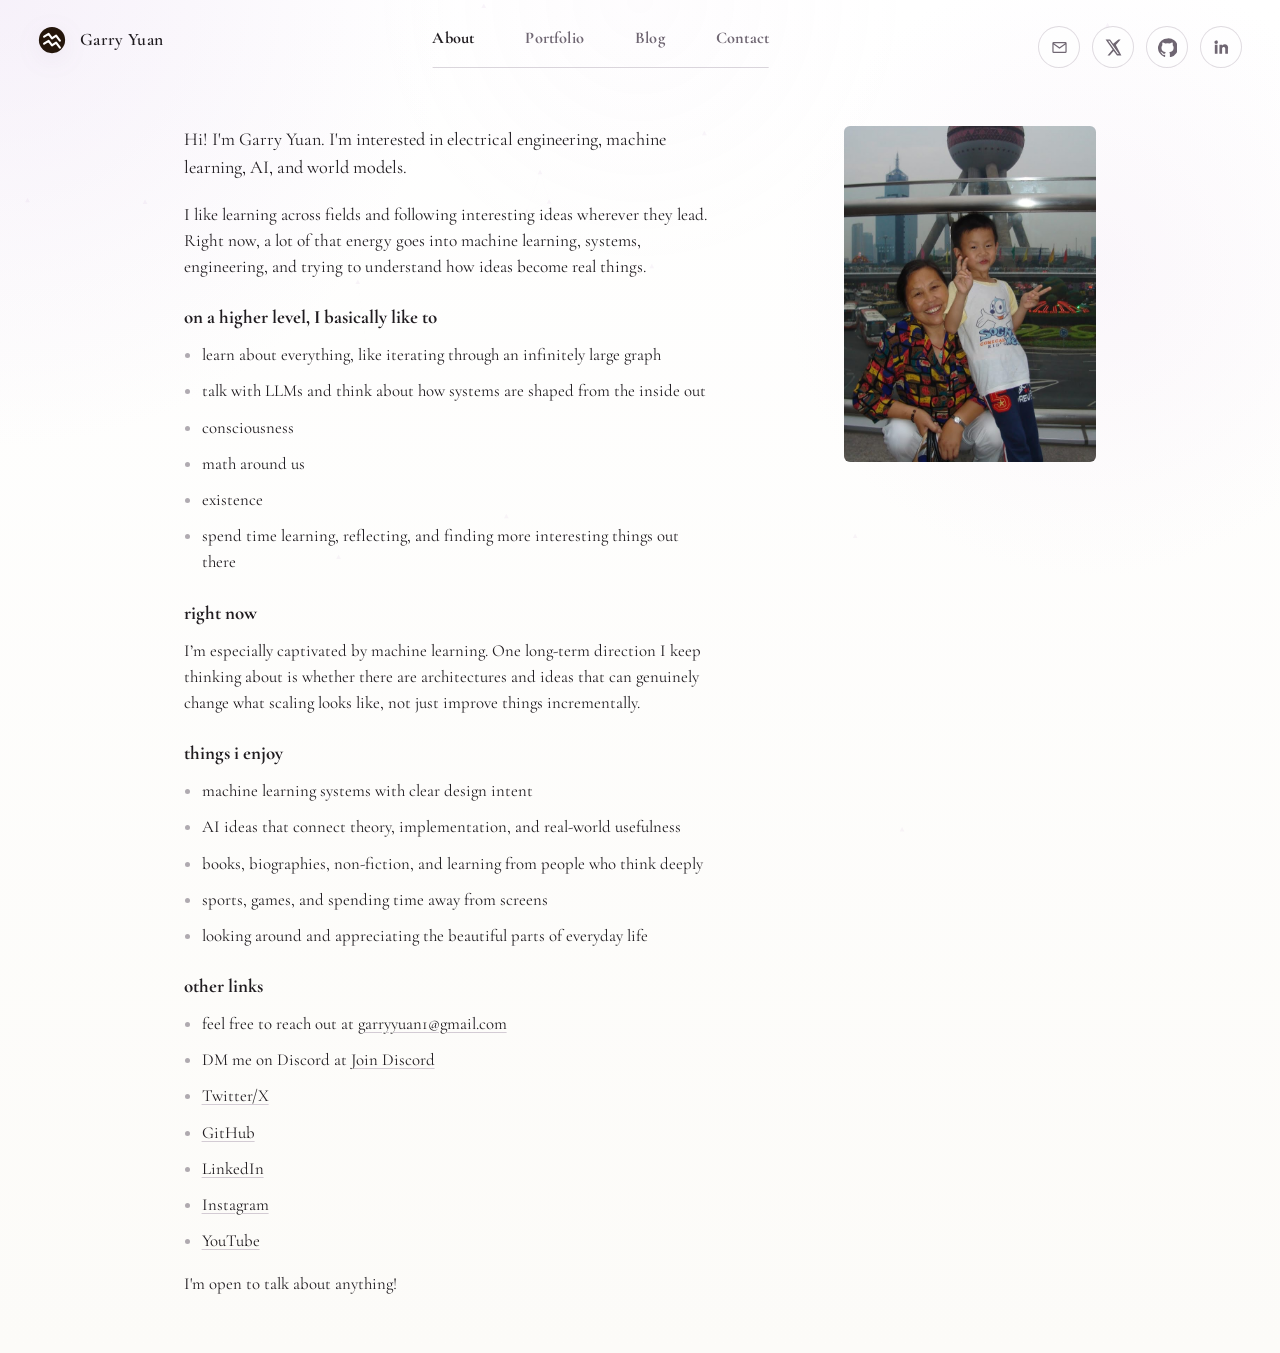
<file: index.html>
<!DOCTYPE html>
<html lang="en">
<head>
    <meta charset="UTF-8">
    <meta name="viewport" content="width=device-width, initial-scale=1.0">
    <meta name="description" content="About Garry Yuan">
    <title>Garry Yuan</title>
    <link rel="preconnect" href="https://fonts.googleapis.com">
    <link rel="preconnect" href="https://fonts.gstatic.com" crossorigin>
    <link href="https://fonts.googleapis.com/css2?family=Cormorant+Garamond:wght@400;500;600;700&family=Instrument+Sans:wght@400;500;600&display=swap" rel="stylesheet">
    <script src="theme.js"></script>
    <link rel="stylesheet" href="site.css">
</head>
<body class="about-page">
    <canvas id="particle-canvas"></canvas>
    <div class="page-shell">
        <div class="page-frame">
            <header class="site-nav">
                <a class="site-brand" href="index.html">
                    <svg class="brand-mark" viewBox="0 0 32 32" aria-hidden="true">
                        <circle cx="16" cy="16" r="15" />
                        <path d="M7 12.25 12.1 9l3.9 5.15L20.7 11l4.3 5.75" />
                        <path d="M7 20.25 12.1 17l3.9 5.15L20.7 19l4.3 5.75" />
                    </svg>
                    <span>Garry Yuan</span>
                </a>
                <nav class="nav-center" aria-label="Primary">
                    <a href="index.html" aria-current="page">About</a>
                    <a href="portfolio.html">Portfolio</a>
                    <a href="blog.html">Blog</a>
                    <a href="contact.html">Contact</a>
                </nav>
                <div class="nav-right" aria-label="Social links">
                    <a class="icon-link" href="mailto:garryyuan1@gmail.com" aria-label="Email">
                        <svg viewBox="0 0 24 24"><path d="M3 6.75A1.75 1.75 0 0 1 4.75 5h14.5A1.75 1.75 0 0 1 21 6.75v10.5A1.75 1.75 0 0 1 19.25 19H4.75A1.75 1.75 0 0 1 3 17.25V6.75Zm1.8-.25L12 11.72l7.2-5.22H4.8Zm14.7 11V8.24l-6.98 5.06a.9.9 0 0 1-1.04 0L4.5 8.24v9.26h15Z"></path></svg>
                    </a>
                    <a class="icon-link" href="https://x.com/im_garry_yuan?s=21" target="_blank" rel="noopener noreferrer" aria-label="X">
                        <svg viewBox="0 0 24 24"><path d="M18.244 2H21l-6.02 6.88L22 22h-5.53l-4.33-5.66L7.2 22H4.44l6.44-7.35L2 2h5.67l3.91 5.18L18.244 2Zm-.97 18.35h1.52L6.85 3.56H5.2l12.07 16.79Z"></path></svg>
                    </a>
                    <a class="icon-link" href="https://github.com/GarryCodespace" target="_blank" rel="noopener noreferrer" aria-label="GitHub">
                        <svg viewBox="0 0 24 24"><path d="M12 .5a12 12 0 0 0-3.79 23.39c.6.11.82-.26.82-.58v-2.02c-3.34.72-4.04-1.42-4.04-1.42-.55-1.38-1.33-1.75-1.33-1.75-1.09-.74.08-.72.08-.72 1.2.09 1.84 1.24 1.84 1.24 1.08 1.83 2.83 1.3 3.52.99.11-.79.42-1.3.75-1.6-2.66-.3-5.47-1.32-5.47-5.9 0-1.31.47-2.38 1.24-3.22-.12-.3-.54-1.53.12-3.18 0 0 1.01-.32 3.3 1.23a11.5 11.5 0 0 1 6.01 0c2.29-1.55 3.3-1.23 3.3-1.23.66 1.65.24 2.88.12 3.18.77.84 1.24 1.91 1.24 3.22 0 4.59-2.81 5.59-5.49 5.89.43.37.81 1.1.81 2.23v3.3c0 .32.22.69.83.58A12 12 0 0 0 12 .5Z"></path></svg>
                    </a>
                    <a class="icon-link" href="https://www.linkedin.com/in/garry-yuan-b27a31255?utm_source=share&utm_campaign=share_via&utm_content=profile&utm_medium=ios_app" target="_blank" rel="noopener noreferrer" aria-label="LinkedIn">
                        <svg viewBox="0 0 24 24"><path d="M6.94 8.5H3.56V20h3.38V8.5ZM5.25 3A2.25 2.25 0 1 0 5.3 7.5 2.25 2.25 0 0 0 5.25 3ZM20.45 13.02c0-3.46-1.85-5.07-4.32-5.07-1.99 0-2.88 1.1-3.38 1.87V8.5H9.38c.04.88 0 11.5 0 11.5h3.37v-6.42c0-.34.03-.69.13-.93.27-.69.89-1.41 1.94-1.41 1.37 0 1.92 1.03 1.92 2.55V20h3.38v-6.98Z"></path></svg>
                    </a>
                </div>
            </header>

            <main class="content">
                <div class="about-layout">
                    <div class="content-column">
                        <p class="lede">
                            Hi! I'm Garry Yuan. I'm interested in electrical engineering, machine learning, AI, and world models.
                        </p>

                        <p class="body-copy">
                            I like learning across fields and following interesting ideas wherever they lead. Right now, a lot of that energy goes into machine learning, systems, engineering, and trying to understand how ideas become real things.
                        </p>

                        <section class="section">
                            <h2>on a higher level, I basically like to</h2>
                            <ul class="bullets">
                                <li>learn about everything, like iterating through an infinitely large graph</li>
                                <li>talk with LLMs and think about how systems are shaped from the inside out</li>
                                <li>consciousness</li>
                                <li>math around us</li>
                                <li>existence</li>
                                <li>spend time learning, reflecting, and finding more interesting things out there</li>
                            </ul>
                        </section>

                        <section class="section">
                            <h2>right now</h2>
                            <p>
                                I’m especially captivated by machine learning. One long-term direction I keep thinking about is whether there are architectures and ideas that can genuinely change what scaling looks like, not just improve things incrementally.
                            </p>
                        </section>

                        <section class="section">
                            <h2>things i enjoy</h2>
                            <ul class="bullets">
                                <li>machine learning systems with clear design intent</li>
                                <li>AI ideas that connect theory, implementation, and real-world usefulness</li>
                                <li>books, biographies, non-fiction, and learning from people who think deeply</li>
                                <li>sports, games, and spending time away from screens</li>
                                <li>looking around and appreciating the beautiful parts of everyday life</li>
                            </ul>
                        </section>

                        <section class="section">
                            <h2>other links</h2>
                            <ul class="bullets">
                                <li>feel free to reach out at <a href="mailto:garryyuan1@gmail.com">garryyuan1@gmail.com</a></li>
                                <li>DM me on Discord at <a href="https://discord.gg/a7WT3VFbVR" target="_blank" rel="noopener noreferrer">Join Discord</a></li>
                                <li><a href="https://x.com/im_garry_yuan?s=21" target="_blank" rel="noopener noreferrer"><span>Twitter/X</span></a></li>
                                <li><a href="https://github.com/GarryCodespace" target="_blank" rel="noopener noreferrer"><span>GitHub</span></a></li>
                                <li><a href="https://www.linkedin.com/in/garry-yuan-b27a31255?utm_source=share&utm_campaign=share_via&utm_content=profile&utm_medium=ios_app" target="_blank" rel="noopener noreferrer"><span>LinkedIn</span></a></li>
                                <li><a href="https://www.instagram.com/yuan_zi_qin?igsh=aThqYWVwcWcxOHYz&utm_source=qr" target="_blank" rel="noopener noreferrer"><span>Instagram</span></a></li>
                                <li><a href="https://youtube.com/@garry-build?si=_yG92qHAvY8SOeQi" target="_blank" rel="noopener noreferrer"><span>YouTube</span></a></li>
                            </ul>
                            <p class="body-copy" style="margin-top: 16px; margin-bottom: 0;">I'm open to talk about anything!</p>
                        </section>
                    </div>
                    <aside class="about-aside">
                        <div class="about-photo-frame">
                            <img class="about-photo" src="about-photo.jpg" alt="Garry Yuan as a child with family in Shanghai">
                        </div>
                    </aside>
                </div>
            </main>
        </div>
    </div>
    <script src="particles.js"></script>
</body>
</html>
</file>
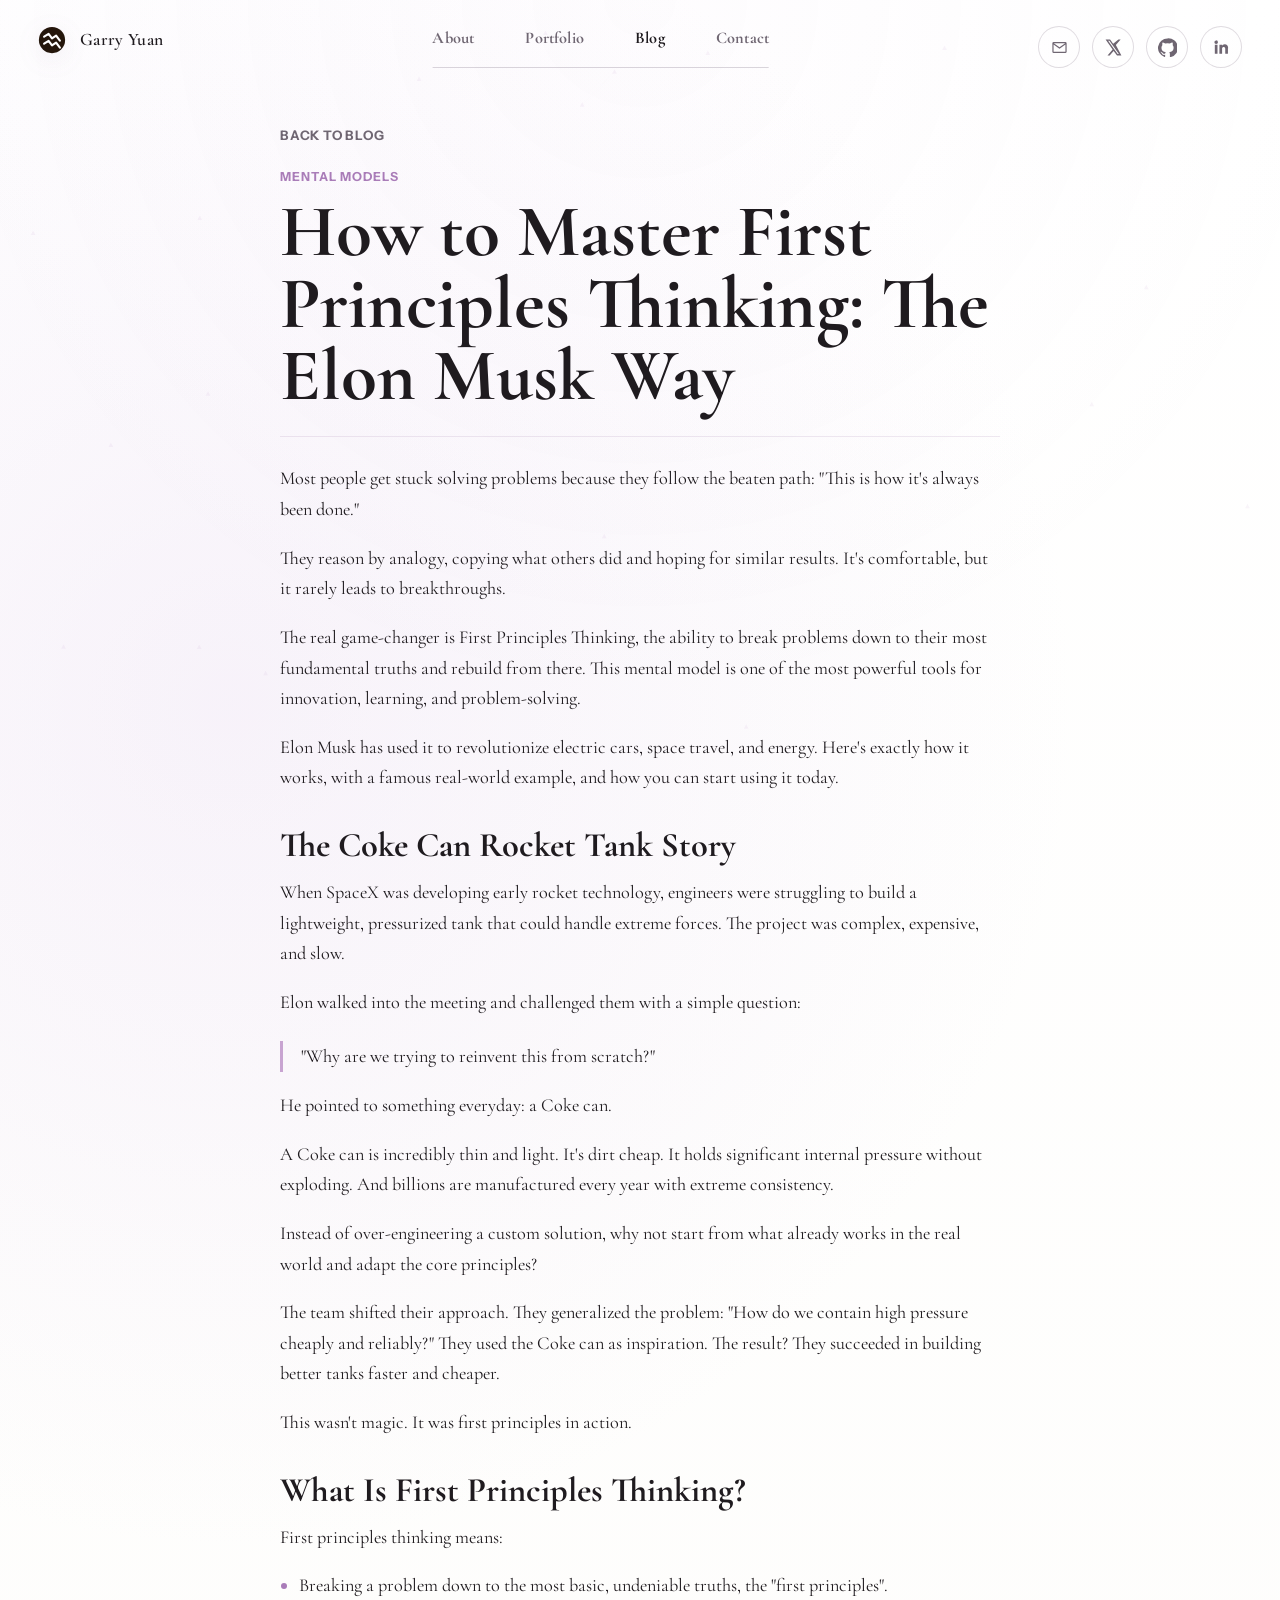
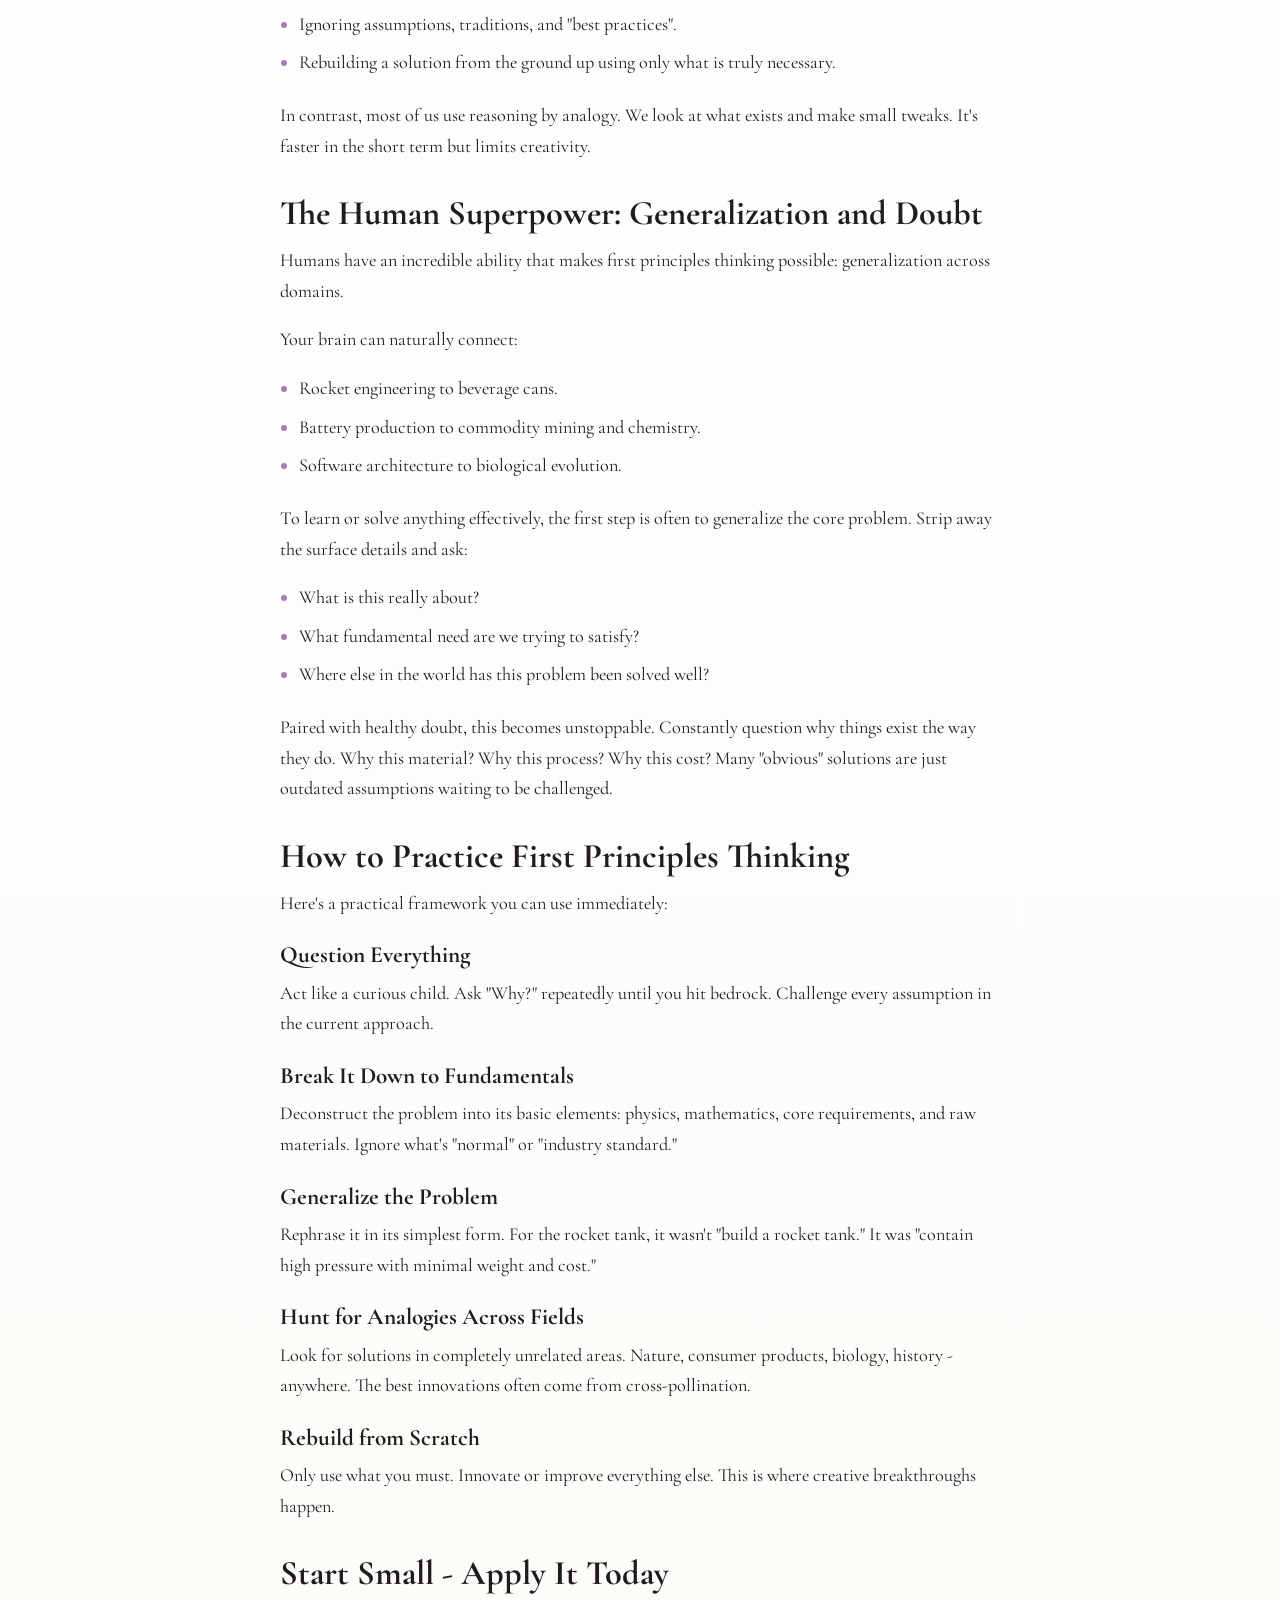
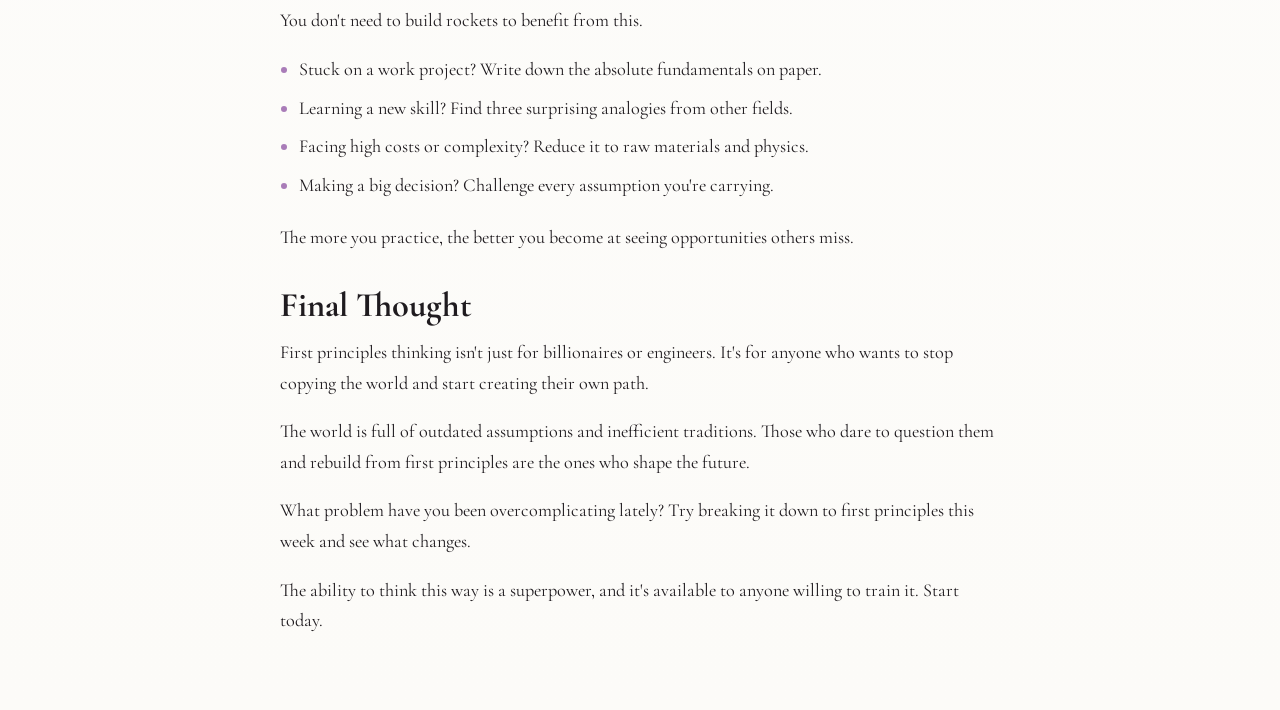
<file: blog-first-principles-thinking.html>
<!DOCTYPE html>
<html lang="en">
<head>
    <meta charset="UTF-8">
    <meta name="viewport" content="width=device-width, initial-scale=1.0">
    <meta name="description" content="How to Master First Principles Thinking: The Elon Musk Way">
    <title>Garry Yuan | How to Master First Principles Thinking</title>
    <link rel="preconnect" href="https://fonts.googleapis.com">
    <link rel="preconnect" href="https://fonts.gstatic.com" crossorigin>
    <link href="https://fonts.googleapis.com/css2?family=Cormorant+Garamond:wght@400;500;600;700&family=Instrument+Sans:wght@400;500;600&display=swap" rel="stylesheet">
    <script src="theme.js"></script>
    <link rel="stylesheet" href="site.css">
    <style>
        body.blog-post-page {
            background:
                radial-gradient(circle at 18% 18%, rgba(230, 214, 240, 0.3), transparent 25%),
                linear-gradient(180deg, #ffffff 0%, var(--bg) 100%);
        }

        html[data-theme="dark"] body.blog-post-page {
            background:
                radial-gradient(circle at 18% 18%, rgba(107, 63, 112, 0.17), transparent 25%),
                linear-gradient(180deg, #171515 0%, var(--bg) 100%);
        }

        .blog-post-page .content {
            max-width: 850px;
            padding-top: 50px;
        }

        .post-shell {
            width: min(100%, 720px);
            margin: 0 auto;
        }

        .post-back {
            display: inline-block;
            color: var(--muted);
            font: 700 0.82rem "Instrument Sans", Arial, sans-serif;
            letter-spacing: 0.06em;
            margin-bottom: 26px;
            text-transform: uppercase;
        }

        .post-back:hover {
            color: var(--text);
        }

        .post-kicker {
            color: var(--accent-strong);
            font: 700 0.78rem "Instrument Sans", Arial, sans-serif;
            letter-spacing: 0.08em;
            margin-bottom: 12px;
            text-transform: uppercase;
        }

        .post-title {
            font-size: clamp(2.25rem, 6vw, 4.6rem);
            line-height: 0.98;
            margin-bottom: 24px;
        }

        .post-content {
            border-top: 1px solid var(--line);
            padding-top: 26px;
        }

        .post-content h2 {
            font-size: clamp(1.55rem, 3vw, 2.15rem);
            line-height: 1.1;
            margin: 34px 0 12px;
        }

        .post-content h2:first-child {
            margin-top: 0;
        }

        .post-content h3 {
            font-size: clamp(1.15rem, 2.2vw, 1.45rem);
            line-height: 1.18;
            margin: 24px 0 8px;
        }

        .post-content p,
        .post-content li {
            font-size: clamp(1.03rem, 1.7vw, 1.14rem);
            line-height: 1.68;
        }

        .post-content p {
            margin-bottom: 18px;
        }

        .post-content ul {
            display: grid;
            gap: 8px;
            margin: 10px 0 22px;
            padding-left: 1.2rem;
        }

        .post-content li::marker {
            color: var(--accent-strong);
        }

        .post-quote {
            border-left: 3px solid var(--accent);
            color: var(--text);
            font-size: clamp(1.25rem, 2.6vw, 1.7rem);
            line-height: 1.35;
            margin: 24px 0;
            padding-left: 18px;
        }

        @media (max-width: 640px) {
            .blog-post-page .content {
                padding-top: 32px;
            }
        }
    </style>
</head>
<body class="blog-post-page">
    <canvas id="particle-canvas"></canvas>
    <div class="page-shell">
        <div class="page-frame">
            <header class="site-nav">
                <a class="site-brand" href="index.html">
                    <svg class="brand-mark" viewBox="0 0 32 32" aria-hidden="true">
                        <circle cx="16" cy="16" r="15" />
                        <path d="M7 12.25 12.1 9l3.9 5.15L20.7 11l4.3 5.75" />
                        <path d="M7 20.25 12.1 17l3.9 5.15L20.7 19l4.3 5.75" />
                    </svg>
                    <span>Garry Yuan</span>
                </a>
                <nav class="nav-center" aria-label="Primary">
                    <a href="index.html">About</a>
                    <a href="portfolio.html">Portfolio</a>
                    <a href="blog.html" aria-current="page">Blog</a>
                    <a href="contact.html">Contact</a>
                </nav>
                <div class="nav-right" aria-label="Social links">
                    <a class="icon-link" href="mailto:garryyuan1@gmail.com" aria-label="Email">
                        <svg viewBox="0 0 24 24"><path d="M3 6.75A1.75 1.75 0 0 1 4.75 5h14.5A1.75 1.75 0 0 1 21 6.75v10.5A1.75 1.75 0 0 1 19.25 19H4.75A1.75 1.75 0 0 1 3 17.25V6.75Zm1.8-.25L12 11.72l7.2-5.22H4.8Zm14.7 11V8.24l-6.98 5.06a.9.9 0 0 1-1.04 0L4.5 8.24v9.26h15Z"></path></svg>
                    </a>
                    <a class="icon-link" href="https://x.com/im_garry_yuan?s=21" target="_blank" rel="noopener noreferrer" aria-label="X">
                        <svg viewBox="0 0 24 24"><path d="M18.244 2H21l-6.02 6.88L22 22h-5.53l-4.33-5.66L7.2 22H4.44l6.44-7.35L2 2h5.67l3.91 5.18L18.244 2Zm-.97 18.35h1.52L6.85 3.56H5.2l12.07 16.79Z"></path></svg>
                    </a>
                    <a class="icon-link" href="https://github.com/GarryCodespace" target="_blank" rel="noopener noreferrer" aria-label="GitHub">
                        <svg viewBox="0 0 24 24"><path d="M12 .5a12 12 0 0 0-3.79 23.39c.6.11.82-.26.82-.58v-2.02c-3.34.72-4.04-1.42-4.04-1.42-.55-1.38-1.33-1.75-1.33-1.75-1.09-.74.08-.72.08-.72 1.2.09 1.84 1.24 1.84 1.24 1.08 1.83 2.83 1.3 3.52.99.11-.79.42-1.3.75-1.6-2.66-.3-5.47-1.32-5.47-5.9 0-1.31.47-2.38 1.24-3.22-.12-.3-.54-1.53.12-3.18 0 0 1.01-.32 3.3 1.23a11.5 11.5 0 0 1 6.01 0c2.29-1.55 3.3-1.23 3.3-1.23.66 1.65.24 2.88.12 3.18.77.84 1.24 1.91 1.24 3.22 0 4.59-2.81 5.59-5.49 5.89.43.37.81 1.1.81 2.23v3.3c0 .32.22.69.83.58A12 12 0 0 0 12 .5Z"></path></svg>
                    </a>
                    <a class="icon-link" href="https://www.linkedin.com/in/garry-yuan-b27a31255?utm_source=share&utm_campaign=share_via&utm_content=profile&utm_medium=ios_app" target="_blank" rel="noopener noreferrer" aria-label="LinkedIn">
                        <svg viewBox="0 0 24 24"><path d="M6.94 8.5H3.56V20h3.38V8.5ZM5.25 3A2.25 2.25 0 1 0 5.3 7.5 2.25 2.25 0 0 0 5.25 3ZM20.45 13.02c0-3.46-1.85-5.07-4.32-5.07-1.99 0-2.88 1.1-3.38 1.87V8.5H9.38c.04.88 0 11.5 0 11.5h3.37v-6.42c0-.34.03-.69.13-.93.27-.69.89-1.41 1.94-1.41 1.37 0 1.92 1.03 1.92 2.55V20h3.38v-6.98Z"></path></svg>
                    </a>
                </div>
            </header>

            <main class="content">
                <article class="post-shell">
                    <a class="post-back" href="blog.html">Back to Blog</a>
                    <p class="post-kicker">Mental Models</p>
                    <h1 class="post-title">How to Master First Principles Thinking: The Elon Musk Way</h1>

                    <div class="post-content">
                        <p>Most people get stuck solving problems because they follow the beaten path: "This is how it's always been done."</p>
                        <p>They reason by analogy, copying what others did and hoping for similar results. It's comfortable, but it rarely leads to breakthroughs.</p>
                        <p>The real game-changer is First Principles Thinking, the ability to break problems down to their most fundamental truths and rebuild from there. This mental model is one of the most powerful tools for innovation, learning, and problem-solving.</p>
                        <p>Elon Musk has used it to revolutionize electric cars, space travel, and energy. Here's exactly how it works, with a famous real-world example, and how you can start using it today.</p>

                        <h2>The Coke Can Rocket Tank Story</h2>
                        <p>When SpaceX was developing early rocket technology, engineers were struggling to build a lightweight, pressurized tank that could handle extreme forces. The project was complex, expensive, and slow.</p>
                        <p>Elon walked into the meeting and challenged them with a simple question:</p>
                        <p class="post-quote">"Why are we trying to reinvent this from scratch?"</p>
                        <p>He pointed to something everyday: a Coke can.</p>
                        <p>A Coke can is incredibly thin and light. It's dirt cheap. It holds significant internal pressure without exploding. And billions are manufactured every year with extreme consistency.</p>
                        <p>Instead of over-engineering a custom solution, why not start from what already works in the real world and adapt the core principles?</p>
                        <p>The team shifted their approach. They generalized the problem: "How do we contain high pressure cheaply and reliably?" They used the Coke can as inspiration. The result? They succeeded in building better tanks faster and cheaper.</p>
                        <p>This wasn't magic. It was first principles in action.</p>

                        <h2>What Is First Principles Thinking?</h2>
                        <p>First principles thinking means:</p>
                        <ul>
                            <li>Breaking a problem down to the most basic, undeniable truths, the "first principles".</li>
                            <li>Ignoring assumptions, traditions, and "best practices".</li>
                            <li>Rebuilding a solution from the ground up using only what is truly necessary.</li>
                        </ul>
                        <p>In contrast, most of us use reasoning by analogy. We look at what exists and make small tweaks. It's faster in the short term but limits creativity.</p>

                        <h2>The Human Superpower: Generalization and Doubt</h2>
                        <p>Humans have an incredible ability that makes first principles thinking possible: generalization across domains.</p>
                        <p>Your brain can naturally connect:</p>
                        <ul>
                            <li>Rocket engineering to beverage cans.</li>
                            <li>Battery production to commodity mining and chemistry.</li>
                            <li>Software architecture to biological evolution.</li>
                        </ul>
                        <p>To learn or solve anything effectively, the first step is often to generalize the core problem. Strip away the surface details and ask:</p>
                        <ul>
                            <li>What is this really about?</li>
                            <li>What fundamental need are we trying to satisfy?</li>
                            <li>Where else in the world has this problem been solved well?</li>
                        </ul>
                        <p>Paired with healthy doubt, this becomes unstoppable. Constantly question why things exist the way they do. Why this material? Why this process? Why this cost? Many "obvious" solutions are just outdated assumptions waiting to be challenged.</p>

                        <h2>How to Practice First Principles Thinking</h2>
                        <p>Here's a practical framework you can use immediately:</p>
                        <h3>Question Everything</h3>
                        <p>Act like a curious child. Ask "Why?" repeatedly until you hit bedrock. Challenge every assumption in the current approach.</p>
                        <h3>Break It Down to Fundamentals</h3>
                        <p>Deconstruct the problem into its basic elements: physics, mathematics, core requirements, and raw materials. Ignore what's "normal" or "industry standard."</p>
                        <h3>Generalize the Problem</h3>
                        <p>Rephrase it in its simplest form. For the rocket tank, it wasn't "build a rocket tank." It was "contain high pressure with minimal weight and cost."</p>
                        <h3>Hunt for Analogies Across Fields</h3>
                        <p>Look for solutions in completely unrelated areas. Nature, consumer products, biology, history - anywhere. The best innovations often come from cross-pollination.</p>
                        <h3>Rebuild from Scratch</h3>
                        <p>Only use what you must. Innovate or improve everything else. This is where creative breakthroughs happen.</p>

                        <h2>Start Small - Apply It Today</h2>
                        <p>You don't need to build rockets to benefit from this.</p>
                        <ul>
                            <li>Stuck on a work project? Write down the absolute fundamentals on paper.</li>
                            <li>Learning a new skill? Find three surprising analogies from other fields.</li>
                            <li>Facing high costs or complexity? Reduce it to raw materials and physics.</li>
                            <li>Making a big decision? Challenge every assumption you're carrying.</li>
                        </ul>
                        <p>The more you practice, the better you become at seeing opportunities others miss.</p>

                        <h2>Final Thought</h2>
                        <p>First principles thinking isn't just for billionaires or engineers. It's for anyone who wants to stop copying the world and start creating their own path.</p>
                        <p>The world is full of outdated assumptions and inefficient traditions. Those who dare to question them and rebuild from first principles are the ones who shape the future.</p>
                        <p>What problem have you been overcomplicating lately? Try breaking it down to first principles this week and see what changes.</p>
                        <p>The ability to think this way is a superpower, and it's available to anyone willing to train it. Start today.</p>
                    </div>
                </article>
            </main>
        </div>
    </div>
    <script src="particles.js"></script>
</body>
</html>
</file>
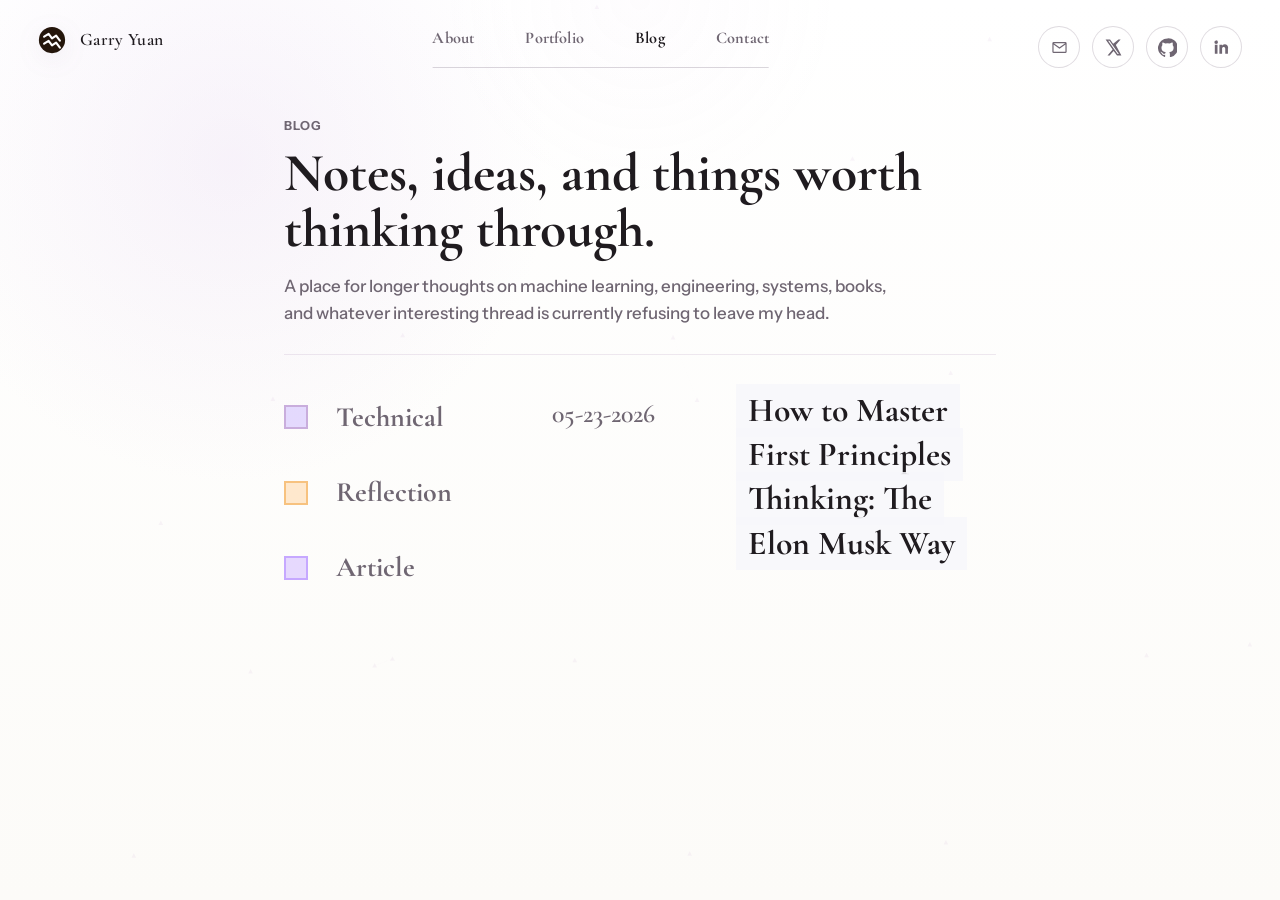
<file: blog.html>
<!DOCTYPE html>
<html lang="en">
<head>
    <meta charset="UTF-8">
    <meta name="viewport" content="width=device-width, initial-scale=1.0">
    <meta name="description" content="Blog and notes by Garry Yuan">
    <title>Garry Yuan | Blog</title>
    <link rel="preconnect" href="https://fonts.googleapis.com">
    <link rel="preconnect" href="https://fonts.gstatic.com" crossorigin>
    <link href="https://fonts.googleapis.com/css2?family=Cormorant+Garamond:wght@400;500;600;700&family=Instrument+Sans:wght@400;500;600&display=swap" rel="stylesheet">
    <script src="theme.js"></script>
    <link rel="stylesheet" href="site.css">
    <style>
        body.blog-page {
            background:
                radial-gradient(circle at 18% 18%, rgba(230, 214, 240, 0.3), transparent 25%),
                linear-gradient(180deg, #ffffff 0%, var(--bg) 100%);
        }

        html[data-theme="dark"] body.blog-page {
            background:
                radial-gradient(circle at 18% 18%, rgba(107, 63, 112, 0.17), transparent 25%),
                linear-gradient(180deg, #171515 0%, var(--bg) 100%);
        }

        .blog-page .content {
            max-width: 780px;
            padding-top: 44px;
        }

        .blog-shell {
            display: grid;
            gap: 34px;
        }

        .blog-hero {
            padding-bottom: 26px;
            border-bottom: 1px solid var(--line);
        }

        .blog-kicker {
            color: var(--muted);
            font: 700 0.78rem "Instrument Sans", Arial, sans-serif;
            letter-spacing: 0.08em;
            text-transform: uppercase;
            margin-bottom: 12px;
        }

        .blog-title {
            font-size: clamp(2rem, 4.6vw, 3.35rem);
            line-height: 1.04;
            margin-bottom: 16px;
        }

        .blog-intro {
            max-width: 620px;
            color: var(--muted);
            font: 500 clamp(0.98rem, 1.45vw, 1.06rem)/1.62 "Instrument Sans", Arial, sans-serif;
        }

        .blog-list {
            display: grid;
            grid-template-columns: 210px minmax(0, 1fr);
            gap: 58px;
            align-items: start;
        }

        .blog-categories {
            display: grid;
            gap: 34px;
            padding-top: 8px;
            position: sticky;
            top: 24px;
        }

        .blog-category {
            display: grid;
            grid-template-columns: 34px 1fr;
            gap: 18px;
            align-items: center;
            color: var(--muted);
            font-size: clamp(1.45rem, 2.8vw, 1.75rem);
            font-weight: 700;
        }

        .category-swatch {
            width: 24px;
            height: 24px;
            border: 2px solid rgba(169, 124, 184, 0.48);
            background: rgba(211, 194, 255, 0.58);
        }

        .category-swatch.reflection {
            border-color: rgba(242, 170, 79, 0.62);
            background: rgba(255, 220, 177, 0.62);
        }

        .category-swatch.article {
            border-color: rgba(174, 132, 255, 0.58);
            background: rgba(217, 196, 255, 0.62);
        }

        .blog-archive {
            display: grid;
            gap: 30px;
        }

        .blog-entry {
            display: grid;
            grid-template-columns: 140px minmax(0, 1fr);
            gap: 44px;
            align-items: start;
        }

        .blog-entry-date {
            color: var(--muted);
            font-size: clamp(1.3rem, 2.5vw, 1.62rem);
            font-weight: 600;
            line-height: 1.3;
            padding-top: 8px;
        }

        .blog-entry-title {
            display: inline;
            color: var(--text);
            font-size: clamp(1.65rem, 3.1vw, 2.1rem);
            font-weight: 700;
            line-height: 1.32;
            padding: 6px 12px;
            background: rgba(247, 248, 251, 0.88);
            box-decoration-break: clone;
            -webkit-box-decoration-break: clone;
            transition: color 160ms ease, background 160ms ease;
        }

        .blog-entry:hover .blog-entry-title {
            color: var(--accent-strong);
            background: rgba(247, 241, 249, 0.96);
        }

        html[data-theme="dark"] .blog-entry-title {
            background: rgba(255, 255, 255, 0.045);
        }

        html[data-theme="dark"] .blog-entry:hover .blog-entry-title {
            background: rgba(255, 255, 255, 0.07);
        }

        @media (max-width: 640px) {
            .blog-page .content {
                padding-top: 32px;
            }

            .blog-list {
                grid-template-columns: 1fr;
                gap: 30px;
            }

            .blog-categories {
                position: static;
                grid-template-columns: repeat(3, minmax(0, 1fr));
                gap: 14px;
            }

            .blog-category {
                grid-template-columns: 18px 1fr;
                gap: 8px;
                font-size: 1.08rem;
            }

            .category-swatch {
                width: 14px;
                height: 14px;
                border-width: 1px;
            }

            .blog-entry {
                grid-template-columns: 1fr;
                gap: 8px;
            }

            .blog-entry-date {
                font-size: 1.08rem;
                padding-top: 0;
            }

            .blog-entry-title {
                font-size: 1.55rem;
            }
        }
    </style>
</head>
<body class="blog-page">
    <canvas id="particle-canvas"></canvas>
    <div class="page-shell">
        <div class="page-frame">
            <header class="site-nav">
                <a class="site-brand" href="index.html">
                    <svg class="brand-mark" viewBox="0 0 32 32" aria-hidden="true">
                        <circle cx="16" cy="16" r="15" />
                        <path d="M7 12.25 12.1 9l3.9 5.15L20.7 11l4.3 5.75" />
                        <path d="M7 20.25 12.1 17l3.9 5.15L20.7 19l4.3 5.75" />
                    </svg>
                    <span>Garry Yuan</span>
                </a>
                <nav class="nav-center" aria-label="Primary">
                    <a href="index.html">About</a>
                    <a href="portfolio.html">Portfolio</a>
                    <a href="blog.html" aria-current="page">Blog</a>
                    <a href="contact.html">Contact</a>
                </nav>
                <div class="nav-right" aria-label="Social links">
                    <a class="icon-link" href="mailto:garryyuan1@gmail.com" aria-label="Email">
                        <svg viewBox="0 0 24 24"><path d="M3 6.75A1.75 1.75 0 0 1 4.75 5h14.5A1.75 1.75 0 0 1 21 6.75v10.5A1.75 1.75 0 0 1 19.25 19H4.75A1.75 1.75 0 0 1 3 17.25V6.75Zm1.8-.25L12 11.72l7.2-5.22H4.8Zm14.7 11V8.24l-6.98 5.06a.9.9 0 0 1-1.04 0L4.5 8.24v9.26h15Z"></path></svg>
                    </a>
                    <a class="icon-link" href="https://x.com/im_garry_yuan?s=21" target="_blank" rel="noopener noreferrer" aria-label="X">
                        <svg viewBox="0 0 24 24"><path d="M18.244 2H21l-6.02 6.88L22 22h-5.53l-4.33-5.66L7.2 22H4.44l6.44-7.35L2 2h5.67l3.91 5.18L18.244 2Zm-.97 18.35h1.52L6.85 3.56H5.2l12.07 16.79Z"></path></svg>
                    </a>
                    <a class="icon-link" href="https://github.com/GarryCodespace" target="_blank" rel="noopener noreferrer" aria-label="GitHub">
                        <svg viewBox="0 0 24 24"><path d="M12 .5a12 12 0 0 0-3.79 23.39c.6.11.82-.26.82-.58v-2.02c-3.34.72-4.04-1.42-4.04-1.42-.55-1.38-1.33-1.75-1.33-1.75-1.09-.74.08-.72.08-.72 1.2.09 1.84 1.24 1.84 1.24 1.08 1.83 2.83 1.3 3.52.99.11-.79.42-1.3.75-1.6-2.66-.3-5.47-1.32-5.47-5.9 0-1.31.47-2.38 1.24-3.22-.12-.3-.54-1.53.12-3.18 0 0 1.01-.32 3.3 1.23a11.5 11.5 0 0 1 6.01 0c2.29-1.55 3.3-1.23 3.3-1.23.66 1.65.24 2.88.12 3.18.77.84 1.24 1.91 1.24 3.22 0 4.59-2.81 5.59-5.49 5.89.43.37.81 1.1.81 2.23v3.3c0 .32.22.69.83.58A12 12 0 0 0 12 .5Z"></path></svg>
                    </a>
                    <a class="icon-link" href="https://www.linkedin.com/in/garry-yuan-b27a31255?utm_source=share&utm_campaign=share_via&utm_content=profile&utm_medium=ios_app" target="_blank" rel="noopener noreferrer" aria-label="LinkedIn">
                        <svg viewBox="0 0 24 24"><path d="M6.94 8.5H3.56V20h3.38V8.5ZM5.25 3A2.25 2.25 0 1 0 5.3 7.5 2.25 2.25 0 0 0 5.25 3ZM20.45 13.02c0-3.46-1.85-5.07-4.32-5.07-1.99 0-2.88 1.1-3.38 1.87V8.5H9.38c.04.88 0 11.5 0 11.5h3.37v-6.42c0-.34.03-.69.13-.93.27-.69.89-1.41 1.94-1.41 1.37 0 1.92 1.03 1.92 2.55V20h3.38v-6.98Z"></path></svg>
                    </a>
                </div>
            </header>

            <main class="content">
                <div class="blog-shell">
                    <section class="blog-hero" aria-labelledby="blog-title">
                        <p class="blog-kicker">Blog</p>
                        <h1 class="blog-title" id="blog-title">Notes, ideas, and things worth thinking through.</h1>
                        <p class="blog-intro">A place for longer thoughts on machine learning, engineering, systems, books, and whatever interesting thread is currently refusing to leave my head.</p>
                    </section>

                    <section class="blog-list" aria-label="Blog posts">
                        <aside class="blog-categories" aria-label="Post categories">
                            <div class="blog-category">
                                <span class="category-swatch technical" aria-hidden="true"></span>
                                <span>Technical</span>
                            </div>
                            <div class="blog-category">
                                <span class="category-swatch reflection" aria-hidden="true"></span>
                                <span>Reflection</span>
                            </div>
                            <div class="blog-category">
                                <span class="category-swatch article" aria-hidden="true"></span>
                                <span>Article</span>
                            </div>
                        </aside>

                        <div class="blog-archive">
                            <a class="blog-entry" href="blog-first-principles-thinking.html">
                                <span class="blog-entry-date">05-23-2026</span>
                                <span>
                                    <span class="blog-entry-title">How to Master First Principles Thinking: The Elon Musk Way</span>
                                </span>
                            </a>
                        </div>
                    </section>
                </div>
            </main>
        </div>
    </div>
    <script src="particles.js"></script>
</body>
</html>
</file>
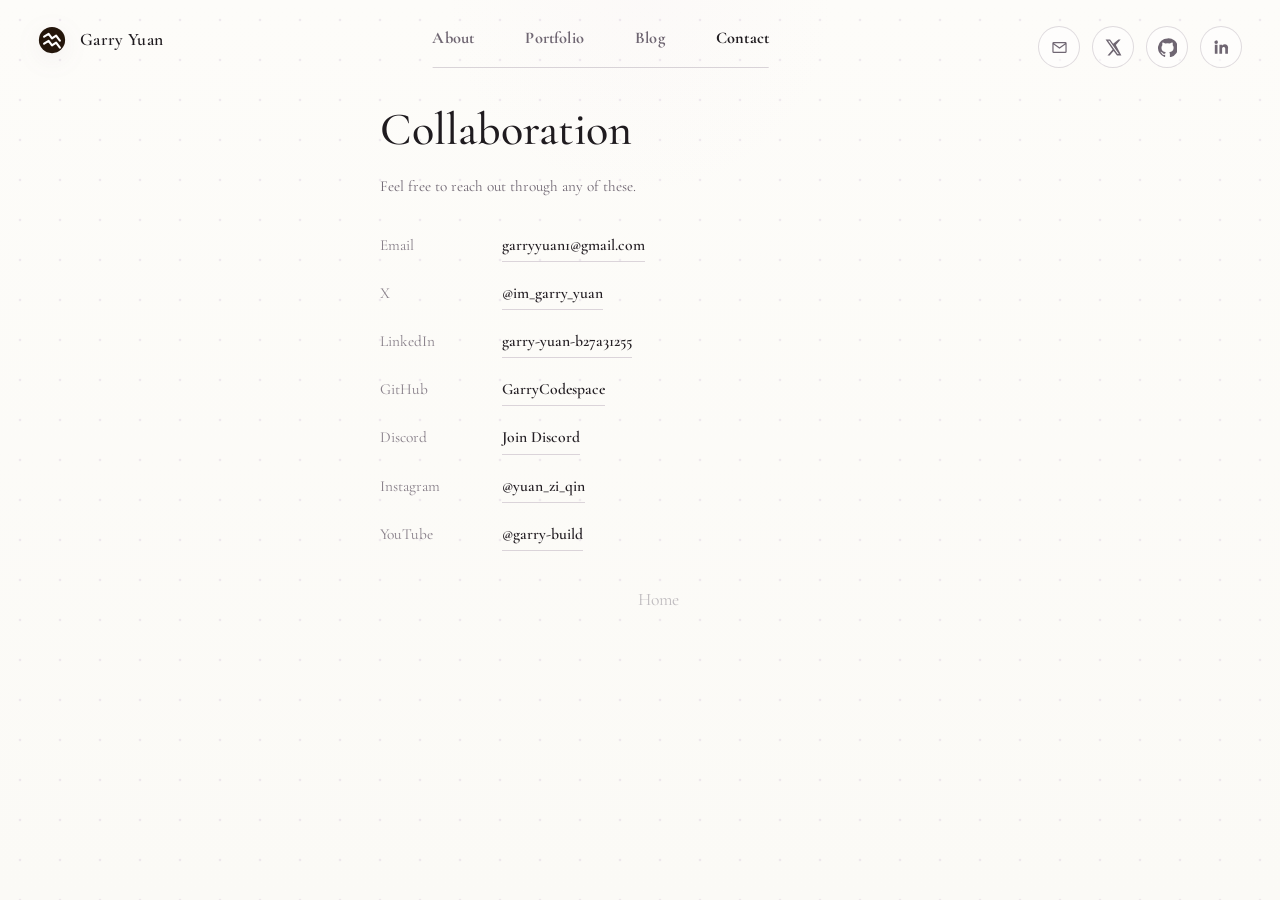
<file: contact.html>
<!DOCTYPE html>
<html lang="en">
<head>
    <meta charset="UTF-8">
    <meta name="viewport" content="width=device-width, initial-scale=1.0">
    <meta name="description" content="Contact Garry Yuan">
    <title>Garry Yuan | Contact</title>
    <link rel="preconnect" href="https://fonts.googleapis.com">
    <link rel="preconnect" href="https://fonts.gstatic.com" crossorigin>
    <link href="https://fonts.googleapis.com/css2?family=Cormorant+Garamond:wght@400;500;600;700&family=Instrument+Sans:wght@400;500;600&display=swap" rel="stylesheet">
    <script src="theme.js"></script>
    <link rel="stylesheet" href="site.css">
    <style>
        body.contact-page {
            background:
                radial-gradient(circle, rgba(195, 176, 205, 0.24) 1px, transparent 1.7px) 0 0 / 40px 40px,
                linear-gradient(180deg, #fdfcf9 0%, #fbfaf6 100%);
        }

        html[data-theme="dark"] body.contact-page {
            background:
                radial-gradient(circle, rgba(255, 255, 255, 0.11) 1px, transparent 1.6px) 0 0 / 28px 28px,
                linear-gradient(180deg, #151313 0%, #111010 100%);
        }

        .contact-page .page-frame {
            background: transparent;
        }

        .contact-page .site-nav {
            padding-bottom: 0;
        }

        .contact-layout {
            width: min(100%, 980px);
            margin: 24px auto 0;
            display: grid;
            grid-template-columns: 1fr;
            justify-items: center;
        }

        .contact-panel {
            width: min(100%, 520px);
        }

        .contact-heading {
            font-size: clamp(2.15rem, 3.6vw, 3rem);
            font-weight: 500;
            line-height: 1.02;
            margin-bottom: 22px;
        }

        .contact-intro {
            color: var(--muted);
            font-size: 0.95rem;
            margin-bottom: 36px;
        }

        .contact-table {
            display: grid;
            gap: 20px;
        }

        .contact-row {
            display: grid;
            grid-template-columns: 96px minmax(0, 1fr);
            gap: 26px;
            align-items: baseline;
        }

        .contact-key {
            color: rgba(78, 67, 83, 0.68);
            font-size: 0.96rem;
        }

        html[data-theme="dark"] .contact-key {
            color: rgba(236, 230, 230, 0.55);
        }

        .contact-value {
            min-width: 0;
        }

        .contact-value a {
            display: inline-block;
            color: #241f24;
            font-size: 0.98rem;
            font-weight: 600;
            border-bottom: 1px solid rgba(132, 111, 141, 0.28);
            padding-bottom: 4px;
        }

        html[data-theme="dark"] .contact-value a {
            color: var(--text);
            border-bottom: 1px solid rgba(236, 230, 230, 0.28);
        }

        .contact-value a:hover {
            color: var(--accent-strong);
            border-bottom-color: rgba(239, 208, 246, 0.55);
        }

        .home-link {
            display: inline-block;
            margin-top: 36px;
            margin-left: 50%;
            transform: translateX(-4%);
            color: rgba(132, 125, 136, 0.5);
            font-size: 1.1rem;
        }

        html[data-theme="dark"] .home-link {
            color: rgba(236, 230, 230, 0.55);
        }

        .home-link:hover {
            color: var(--text);
        }

        @media (max-width: 720px) {
            .contact-layout {
                margin-top: 22px;
            }

            .contact-panel {
                width: 100%;
            }

            .contact-heading {
                font-size: 2rem;
                margin-bottom: 16px;
            }

            .contact-intro {
                margin-bottom: 24px;
            }

            .contact-row {
                grid-template-columns: 1fr;
                gap: 8px;
            }

            .contact-key {
                font-size: 1rem;
            }

            .contact-value a {
                font-size: 1.08rem;
                word-break: break-word;
            }

            .home-link {
                margin-left: 0;
                transform: none;
            }
        }
    </style>
</head>
<body class="contact-page">
    <div class="page-shell">
        <div class="page-frame">
            <header class="site-nav">
                <a class="site-brand" href="index.html">
                    <svg class="brand-mark" viewBox="0 0 32 32" aria-hidden="true">
                        <circle cx="16" cy="16" r="15" />
                        <path d="M7 12.25 12.1 9l3.9 5.15L20.7 11l4.3 5.75" />
                        <path d="M7 20.25 12.1 17l3.9 5.15L20.7 19l4.3 5.75" />
                    </svg>
                    <span>Garry Yuan</span>
                </a>
                <nav class="nav-center" aria-label="Primary">
                    <a href="index.html">About</a>
                    <a href="portfolio.html">Portfolio</a>
                    <a href="blog.html">Blog</a>
                    <a href="contact.html" aria-current="page">Contact</a>
                </nav>
                <div class="nav-right" aria-label="Social links">
                    <a class="icon-link" href="mailto:garryyuan1@gmail.com" aria-label="Email">
                        <svg viewBox="0 0 24 24"><path d="M3 6.75A1.75 1.75 0 0 1 4.75 5h14.5A1.75 1.75 0 0 1 21 6.75v10.5A1.75 1.75 0 0 1 19.25 19H4.75A1.75 1.75 0 0 1 3 17.25V6.75Zm1.8-.25L12 11.72l7.2-5.22H4.8Zm14.7 11V8.24l-6.98 5.06a.9.9 0 0 1-1.04 0L4.5 8.24v9.26h15Z"></path></svg>
                    </a>
                    <a class="icon-link" href="https://x.com/im_garry_yuan?s=21" target="_blank" rel="noopener noreferrer" aria-label="X">
                        <svg viewBox="0 0 24 24"><path d="M18.244 2H21l-6.02 6.88L22 22h-5.53l-4.33-5.66L7.2 22H4.44l6.44-7.35L2 2h5.67l3.91 5.18L18.244 2Zm-.97 18.35h1.52L6.85 3.56H5.2l12.07 16.79Z"></path></svg>
                    </a>
                    <a class="icon-link" href="https://github.com/GarryCodespace" target="_blank" rel="noopener noreferrer" aria-label="GitHub">
                        <svg viewBox="0 0 24 24"><path d="M12 .5a12 12 0 0 0-3.79 23.39c.6.11.82-.26.82-.58v-2.02c-3.34.72-4.04-1.42-4.04-1.42-.55-1.38-1.33-1.75-1.33-1.75-1.09-.74.08-.72.08-.72 1.2.09 1.84 1.24 1.84 1.24 1.08 1.83 2.83 1.3 3.52.99.11-.79.42-1.3.75-1.6-2.66-.3-5.47-1.32-5.47-5.9 0-1.31.47-2.38 1.24-3.22-.12-.3-.54-1.53.12-3.18 0 0 1.01-.32 3.3 1.23a11.5 11.5 0 0 1 6.01 0c2.29-1.55 3.3-1.23 3.3-1.23.66 1.65.24 2.88.12 3.18.77.84 1.24 1.91 1.24 3.22 0 4.59-2.81 5.59-5.49 5.89.43.37.81 1.1.81 2.23v3.3c0 .32.22.69.83.58A12 12 0 0 0 12 .5Z"></path></svg>
                    </a>
                    <a class="icon-link" href="https://www.linkedin.com/in/garry-yuan-b27a31255?utm_source=share&utm_campaign=share_via&utm_content=profile&utm_medium=ios_app" target="_blank" rel="noopener noreferrer" aria-label="LinkedIn">
                        <svg viewBox="0 0 24 24"><path d="M6.94 8.5H3.56V20h3.38V8.5ZM5.25 3A2.25 2.25 0 1 0 5.3 7.5 2.25 2.25 0 0 0 5.25 3ZM20.45 13.02c0-3.46-1.85-5.07-4.32-5.07-1.99 0-2.88 1.1-3.38 1.87V8.5H9.38c.04.88 0 11.5 0 11.5h3.37v-6.42c0-.34.03-.69.13-.93.27-.69.89-1.41 1.94-1.41 1.37 0 1.92 1.03 1.92 2.55V20h3.38v-6.98Z"></path></svg>
                    </a>
                </div>
            </header>

            <main class="content">
                <div class="contact-layout">
                    <div class="contact-panel">
                        <h1 class="contact-heading">Collaboration</h1>
                        <p class="contact-intro">Feel free to reach out through any of these.</p>

                        <div class="contact-table">
                            <div class="contact-row">
                                <div class="contact-key">Email</div>
                                <div class="contact-value"><a href="mailto:garryyuan1@gmail.com">garryyuan1@gmail.com</a></div>
                            </div>
                            <div class="contact-row">
                                <div class="contact-key">X</div>
                                <div class="contact-value"><a href="https://x.com/im_garry_yuan?s=21" target="_blank" rel="noopener noreferrer">@im_garry_yuan</a></div>
                            </div>
                            <div class="contact-row">
                                <div class="contact-key">LinkedIn</div>
                                <div class="contact-value"><a href="https://www.linkedin.com/in/garry-yuan-b27a31255?utm_source=share&utm_campaign=share_via&utm_content=profile&utm_medium=ios_app" target="_blank" rel="noopener noreferrer">garry-yuan-b27a31255</a></div>
                            </div>
                            <div class="contact-row">
                                <div class="contact-key">GitHub</div>
                                <div class="contact-value"><a href="https://github.com/GarryCodespace" target="_blank" rel="noopener noreferrer">GarryCodespace</a></div>
                            </div>
                            <div class="contact-row">
                                <div class="contact-key">Discord</div>
                                <div class="contact-value"><a href="https://discord.gg/a7WT3VFbVR" target="_blank" rel="noopener noreferrer">Join Discord</a></div>
                            </div>
                            <div class="contact-row">
                                <div class="contact-key">Instagram</div>
                                <div class="contact-value"><a href="https://www.instagram.com/yuan_zi_qin?igsh=aThqYWVwcWcxOHYz&utm_source=qr" target="_blank" rel="noopener noreferrer">@yuan_zi_qin</a></div>
                            </div>
                            <div class="contact-row">
                                <div class="contact-key">YouTube</div>
                                <div class="contact-value"><a href="https://youtube.com/@garry-build?si=_yG92qHAvY8SOeQi" target="_blank" rel="noopener noreferrer">@garry-build</a></div>
                            </div>
                        </div>

                        <a class="home-link" href="index.html">Home</a>
                    </div>
                </div>
            </main>
        </div>
    </div>
</body>
</html>
</file>
<file: site.css>
:root {
    --bg: #fcfbf8;
    --panel: rgba(255, 255, 255, 0.72);
    --panel-strong: rgba(255, 255, 255, 0.9);
    --line: rgba(164, 132, 178, 0.18);
    --line-soft: rgba(164, 132, 178, 0.07);
    --text: #1f1b1f;
    --muted: #6f6672;
    --accent: #c8a4d1;
    --accent-strong: #a97cb8;
    --max-width: 980px;
    --content-width: 690px;
    --shadow: 0 20px 52px rgba(116, 94, 124, 0.08);
}

html[data-theme="dark"] {
    --bg: #121111;
    --panel: rgba(18, 16, 19, 0.78);
    --panel-strong: rgba(24, 21, 27, 0.92);
    --line: rgba(230, 191, 234, 0.2);
    --line-soft: rgba(230, 191, 234, 0.08);
    --text: #ece6e6;
    --muted: #beb5bb;
    --accent: #dfb9e5;
    --accent-strong: #efd0f6;
    --shadow: 0 18px 60px rgba(0, 0, 0, 0.34);
}

* {
    box-sizing: border-box;
    margin: 0;
    padding: 0;
}

html {
    scroll-behavior: smooth;
}

body {
    min-height: 100vh;
    background:
        radial-gradient(circle at top left, rgba(230, 214, 240, 0.34), transparent 24%),
        radial-gradient(circle at 85% 20%, rgba(240, 226, 244, 0.28), transparent 20%),
        linear-gradient(180deg, #ffffff 0%, var(--bg) 100%);
    color: var(--text);
    font-family: "Cormorant Garamond", Georgia, serif;
    line-height: 1.48;
    overflow-x: hidden;
}

html[data-theme="dark"] body {
    background:
        radial-gradient(circle at top left, rgba(107, 63, 112, 0.15), transparent 24%),
        radial-gradient(circle at 85% 20%, rgba(105, 79, 112, 0.14), transparent 20%),
        linear-gradient(180deg, #171515 0%, var(--bg) 100%);
}

a {
    color: inherit;
    text-decoration: none;
}

a:hover {
    color: var(--accent-strong);
}

.section a {
    text-decoration: underline;
    text-decoration-color: rgba(132, 111, 141, 0.34);
    text-decoration-thickness: 1px;
    text-underline-offset: 0.18em;
}

.section a:hover {
    text-decoration-color: rgba(169, 124, 184, 0.55);
}

#particle-canvas {
    position: fixed;
    inset: 0;
    width: 100%;
    height: 100%;
    z-index: 0;
    pointer-events: none;
    opacity: 0.22;
}

html[data-theme="dark"] #particle-canvas {
    opacity: 0.4;
}

.page-shell {
    position: relative;
    z-index: 1;
    min-height: 100vh;
    padding: 0;
}

.page-frame {
    max-width: 100%;
    min-height: 100vh;
    border: 0;
    border-radius: 0;
    background: transparent;
    box-shadow: none;
    position: relative;
    overflow: hidden;
}

.page-frame::before {
    content: "";
    position: absolute;
    inset: 0;
    background:
        radial-gradient(circle at top center, rgba(223, 185, 229, 0.04), transparent 18%);
    pointer-events: none;
}

html[data-theme="dark"] .page-frame::before {
    background:
        radial-gradient(circle at top center, rgba(223, 185, 229, 0.08), transparent 18%);
}

.site-nav {
    position: relative;
    z-index: 2;
    display: flex;
    justify-content: space-between;
    align-items: flex-start;
    gap: 24px;
    padding: 26px 38px 6px;
}

.site-brand {
    display: inline-flex;
    align-items: center;
    gap: 14px;
    font-size: 1.1rem;
    font-weight: 600;
    letter-spacing: 0.02em;
}

.brand-mark {
    width: 28px;
    height: 28px;
    display: block;
    filter: drop-shadow(0 6px 12px rgba(116, 94, 124, 0.08));
}

.brand-mark circle {
    fill: #24160b;
}

.brand-mark path {
    fill: none;
    stroke: #ffffff;
    stroke-width: 2.45;
    stroke-linecap: round;
    stroke-linejoin: round;
}

html[data-theme="dark"] .brand-mark circle {
    fill: rgba(255, 255, 255, 0.9);
}

html[data-theme="dark"] .brand-mark path {
    stroke: #1b161b;
}

.nav-center,
.nav-right {
    display: flex;
    align-items: center;
    gap: 18px;
}

.nav-center {
    position: relative;
    gap: clamp(24px, 4vw, 54px);
    padding-bottom: 18px;
}

.nav-center::after {
    content: "";
    position: absolute;
    left: 50%;
    bottom: 0;
    width: 430px;
    max-width: 100%;
    height: 1px;
    background: rgba(108, 93, 116, 0.25);
    transform: translateX(-50%);
}

.nav-center a,
.nav-right a {
    color: var(--muted);
    font-size: 1.02rem;
    font-family: "Cormorant Garamond", Georgia, serif;
    font-weight: 700;
    letter-spacing: 0.01em;
}

.nav-center a[aria-current="page"],
.nav-center a:hover,
.nav-right a:hover {
    color: var(--text);
}

.nav-right {
    gap: 12px;
}

.icon-link {
    width: 42px;
    height: 42px;
    border-radius: 999px;
    display: inline-flex;
    align-items: center;
    justify-content: center;
    border: 1px solid rgba(108, 93, 116, 0.22);
    background: rgba(255, 255, 255, 0.45);
}

html[data-theme="dark"] .icon-link {
    border: 1px solid var(--line);
    background: rgba(255, 255, 255, 0.02);
}

.icon-link svg {
    width: 19px;
    height: 19px;
    fill: currentColor;
}

.content {
    position: relative;
    z-index: 2;
    max-width: var(--max-width);
    margin: 0 auto;
    padding: 14px 34px 56px;
}

.content-column {
    width: min(100%, var(--content-width));
    margin: 0 auto;
}

.about-layout {
    display: grid;
    grid-template-columns: minmax(0, var(--content-width)) 320px;
    gap: 64px;
    align-items: start;
    justify-content: center;
}

.about-aside {
    display: flex;
    justify-content: flex-end;
}

.about-photo-frame {
    width: 100%;
    max-width: 252px;
    aspect-ratio: 3 / 4;
    overflow: hidden;
    border-radius: 6px;
}

.about-photo {
    width: 100%;
    height: 100%;
    display: block;
    object-fit: cover;
    object-position: center center;
    box-shadow: 0 16px 36px rgba(116, 94, 124, 0.12);
}

html[data-theme="dark"] .about-photo {
    box-shadow: 0 16px 36px rgba(0, 0, 0, 0.28);
}

.about-page .content {
    padding-top: 52px;
}

.rule {
    width: 320px;
    max-width: 100%;
    height: 1px;
    background: var(--line);
    margin: 10px auto 26px;
}

.eyebrow {
    color: var(--muted);
    font-size: 0.92rem;
    font-family: "Instrument Sans", Arial, sans-serif;
    font-weight: 600;
    letter-spacing: 0.08em;
    text-transform: uppercase;
    margin-bottom: 14px;
}

.hero-title {
    font-size: clamp(2.3rem, 5vw, 4rem);
    line-height: 1.04;
    text-align: center;
    margin-bottom: 8px;
}

.hero-subtitle {
    text-align: center;
    color: var(--muted);
    font-size: clamp(1rem, 2vw, 1.2rem);
}

.lede,
.body-copy {
    font-size: clamp(0.98rem, 1.5vw, 1.14rem);
    line-height: 1.52;
    margin-bottom: 20px;
}

.body-copy {
    font-size: clamp(0.95rem, 1.4vw, 1.08rem);
}

.section {
    margin-top: 24px;
}

.section h2 {
    font-size: clamp(0.98rem, 1.5vw, 1.18rem);
    margin-bottom: 10px;
}

.section p {
    font-size: clamp(0.95rem, 1.4vw, 1.05rem);
    line-height: 1.56;
    color: var(--text);
}

.columns {
    display: grid;
    grid-template-columns: repeat(2, minmax(0, 1fr));
    gap: 22px;
    margin-top: 18px;
}

.bullets {
    padding-left: 1.1rem;
    display: grid;
    gap: 10px;
    color: var(--text);
    font-size: clamp(0.95rem, 1.4vw, 1.05rem);
    line-height: 1.56;
}

.bullets li::marker {
    color: rgba(111, 102, 114, 0.55);
}

html[data-theme="dark"] .bullets li::marker {
    color: rgba(236, 230, 230, 0.4);
}

.panel {
    background: rgba(255, 255, 255, 0.62);
    border: 1px solid var(--line);
    border-radius: 18px;
    padding: 18px 20px;
    margin-top: 18px;
}

html[data-theme="dark"] .panel {
    background: rgba(255, 255, 255, 0.02);
}

.panel h3 {
    font-size: 1.25rem;
    margin-bottom: 10px;
}

.doc-list,
.contact-list {
    display: grid;
    gap: 14px;
    margin-top: 18px;
}

.portfolio-shell {
    width: min(100%, 1040px);
    margin: 0 auto;
}

.doc-card,
.contact-card {
    display: block;
    padding: 18px 20px;
    border: 1px solid var(--line);
    border-radius: 18px;
    background: rgba(255, 255, 255, 0.56);
    transition: transform 160ms ease, border-color 160ms ease, background 160ms ease;
}

html[data-theme="dark"] .doc-card,
html[data-theme="dark"] .contact-card {
    background: rgba(255, 255, 255, 0.025);
}

.doc-card:hover,
.contact-card:hover {
    transform: translateY(-2px);
    border-color: rgba(169, 124, 184, 0.3);
    background: rgba(255, 255, 255, 0.74);
}

html[data-theme="dark"] .doc-card:hover,
html[data-theme="dark"] .contact-card:hover {
    border-color: rgba(239, 208, 246, 0.38);
    background: rgba(255, 255, 255, 0.04);
}

.card-title {
    font-size: 1.35rem;
    margin-bottom: 6px;
}

.card-copy {
    color: var(--muted);
    font-size: 1rem;
    font-family: "Instrument Sans", Arial, sans-serif;
    line-height: 1.55;
}

.contact-card {
    display: grid;
    grid-template-columns: 62px 1fr;
    gap: 16px;
    align-items: center;
}

.contact-icon {
    width: 62px;
    height: 62px;
    border-radius: 18px;
    display: flex;
    align-items: center;
    justify-content: center;
    border: 1px solid rgba(164, 132, 178, 0.18);
    background: rgba(255, 255, 255, 0.66);
}

html[data-theme="dark"] .contact-icon {
    border: 1px solid rgba(255, 255, 255, 0.08);
    background: rgba(255, 255, 255, 0.06);
}

.contact-icon svg {
    width: 30px;
    height: 30px;
    fill: currentColor;
    stroke: currentColor;
}

.contact-meta {
    display: grid;
    gap: 4px;
}

.contact-label {
    font-size: 1.28rem;
}

.contact-href {
    color: var(--muted);
    font-size: 0.95rem;
    font-family: "Instrument Sans", Arial, sans-serif;
    word-break: break-word;
}

.footer-note {
    color: var(--muted);
    font-size: 0.86rem;
    font-family: "Instrument Sans", Arial, sans-serif;
    margin-top: 34px;
}

@media (max-width: 900px) {
    .site-nav {
        flex-wrap: wrap;
        padding: 22px 22px 12px;
    }

    .nav-center {
        gap: 32px;
    }

    .nav-center::after {
        width: 300px;
    }

    .content {
        padding: 20px 18px 38px;
    }

    .columns {
        grid-template-columns: 1fr;
        gap: 10px;
    }

    .about-layout {
        grid-template-columns: 1fr;
        gap: 28px;
    }

    .about-aside {
        justify-content: center;
    }

    .about-photo-frame {
        max-width: min(100%, 252px);
    }

}

@media (max-width: 640px) {
    .page-shell {
        padding: 0;
    }

    .page-frame {
        min-height: 100vh;
        border-radius: 0;
    }

    .site-nav {
        gap: 14px;
    }

    .nav-center {
        order: 3;
        width: 100%;
        justify-content: center;
        flex-wrap: wrap;
        column-gap: 72px;
        row-gap: 8px;
        overflow-x: visible;
        padding-bottom: 8px;
    }

    .nav-center a {
        width: 78px;
        text-align: center;
    }

    .nav-center::after {
        width: 100%;
        bottom: 0;
    }

    .nav-right {
        margin-left: auto;
    }

    .icon-link {
        width: 38px;
        height: 38px;
    }

    .hero-title {
        text-align: left;
    }

    .hero-subtitle,
    .rule {
        text-align: left;
        margin-left: 0;
    }

    .content-column {
        width: 100%;
    }

    .about-photo {
        max-width: min(100%, 320px);
    }

    .contact-card {
        grid-template-columns: 52px 1fr;
        gap: 12px;
        padding: 14px 16px;
    }

    .contact-icon {
        width: 52px;
        height: 52px;
        border-radius: 14px;
    }

    .contact-label {
        font-size: 1.12rem;
    }
}
</file>
